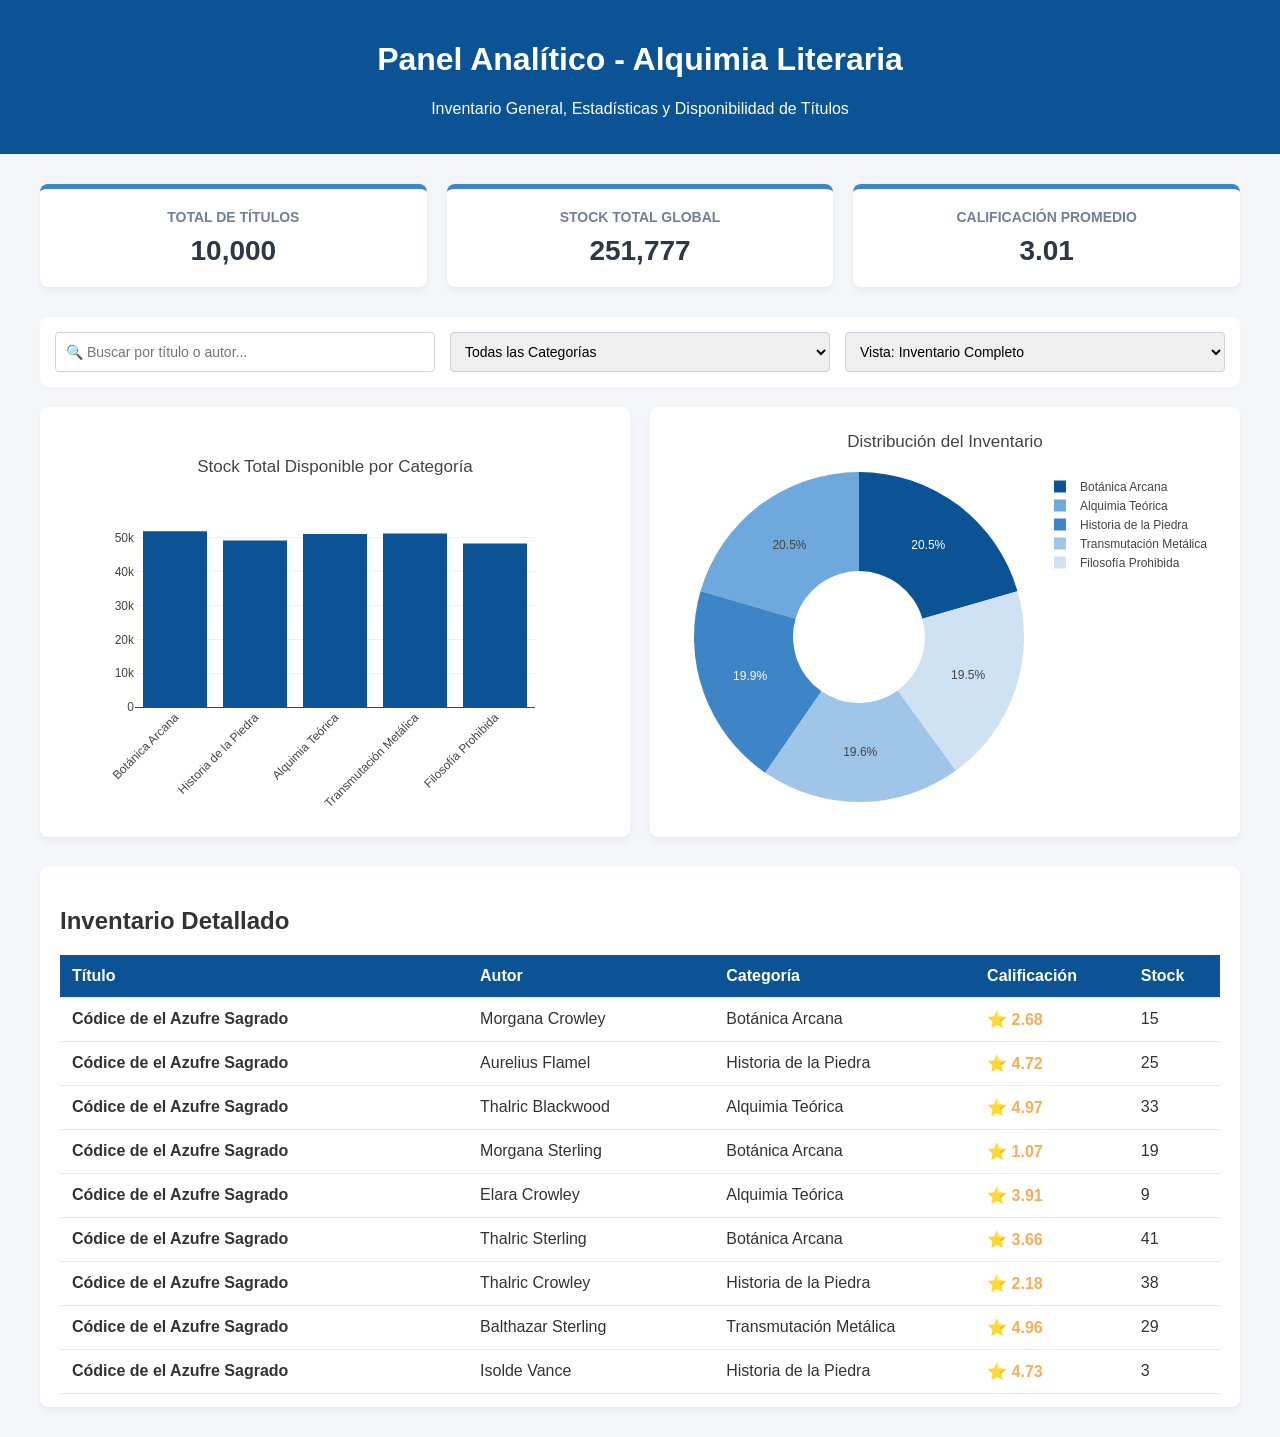
<file: docs/index.html>
<!DOCTYPE html>
<html lang="es">
<head>
    <meta charset="UTF-8">
    <meta name="viewport" content="width=device-width, initial-scale=1.0">
    <title>Dashboard - Alquimia Literaria</title>
    <style>
        body { font-family: 'Segoe UI', Arial, sans-serif; margin: 0; padding: 0; background-color: #f4f6f9; color: #333; }
        header { background-color: #0b5394; color: white; padding: 20px 40px; text-align: center; }
        main { max-width: 1200px; margin: 30px auto; padding: 0 20px; }
        .grid-kpis { display: flex; gap: 20px; margin-bottom: 30px; }
        .kpi-card { flex: 1; background: white; padding: 20px; border-radius: 8px; text-align: center; box-shadow: 0 4px 6px rgba(0,0,0,0.05); border-top: 5px solid #3d85c6; }
        .kpi-card h3 { margin: 0; font-size: 14px; color: #718096; text-transform: uppercase; }
        .kpi-card p { margin: 10px 0 0 0; font-size: 28px; font-weight: bold; color: #2d3748; }
        .controles { background: white; padding: 15px; border-radius: 8px; margin-bottom: 20px; display: flex; gap: 15px; box-shadow: 0 2px 4px rgba(0,0,0,0.02); }
        .controles input, .controles select { padding: 10px; border: 1px solid #cbd5e0; border-radius: 4px; font-size: 14px; flex: 1; }
        .grid-graficos { display: flex; gap: 20px; margin-bottom: 30px; }
        .grafico-contenedor { flex: 1; background: white; padding: 15px; border-radius: 8px; box-shadow: 0 4px 6px rgba(0,0,0,0.05); min-height: 400px; }
        .tabla-contenedor { background: white; padding: 20px; border-radius: 8px; box-shadow: 0 4px 6px rgba(0,0,0,0.05); max-height: 500px; overflow-y: auto; }
        table { width: 100%; border-collapse: collapse; text-align: left; }
        th, td { padding: 12px; border-bottom: 1px solid #e2e8f0; }
        th { background-color: #0b5394; color: white; font-weight: bold; position: sticky; top: 0; cursor: pointer; }
        tr:hover { background-color: #f7fafc; }
        .rating { color: #f6ad55; font-weight: bold; }
    </style>
    <script src="https://cdn.plot.ly/plotly-2.24.1.min.js"></script>
</head>
<body>

    <header>
        <h1>Panel Analítico - Alquimia Literaria</h1>
        <p>Inventario General, Estadísticas y Disponibilidad de Títulos</p>
    </header>

    <main>
        <section class="grid-kpis">
            <div class="kpi-card">
                <h3>Total de Títulos</h3>
                <p id="kpi-titulos">0</p>
            </div>
            <div class="kpi-card">
                <h3>Stock Total Global</h3>
                <p id="kpi-stock">0</p>
            </div>
            <div class="kpi-card">
                <h3>Calificación Promedio</h3>
                <p id="kpi-promedio">0.0</p>
            </div>
        </section>

<section class="controles">
    <input type="text" id="buscador" placeholder="🔍 Buscar por título o autor...">
    <select id="filtro-categoria">
        <option value="TODAS"> Todas las Categorías</option>
    </select>
    <select id="filtro-analitico">
        <option value="NORMAL">Vista: Inventario Completo</option>
        <option value="TOP_RATING"> Mejores Calificados (>4.0)</option>
        <option value="MAX_STOCK"> Mayor Stock Disponible</option>
        <option value="PREDOMINANTE"> Categoría con más títulos</option>
    </select>
</section>

        <section class="grid-graficos">
            <div class="grafico-contenedor" id="grafico-barras"></div>
            <div class="grafico-contenedor" id="grafico-torta"></div>
        </section>

        <section class="tabla-contenedor">
            <h2>Inventario Detallado</h2>
            <table>
                <thead>
                    <tr>
                        <th id="th-titulo">Título</th>
                        <th id="th-autor">Autor</th>
                        <th id="th-categoria">Categoría</th>
                        <th id="th-calificacion">Calificación</th>
                        <th id="th-stock">Stock</th>
                    </tr>
                </thead>
                <tbody id="cuerpo-tabla">
                    </tbody>
            </table>
        </section>
    </main>

    <script src="App.js"></script>
</body>
</html>
</file>
